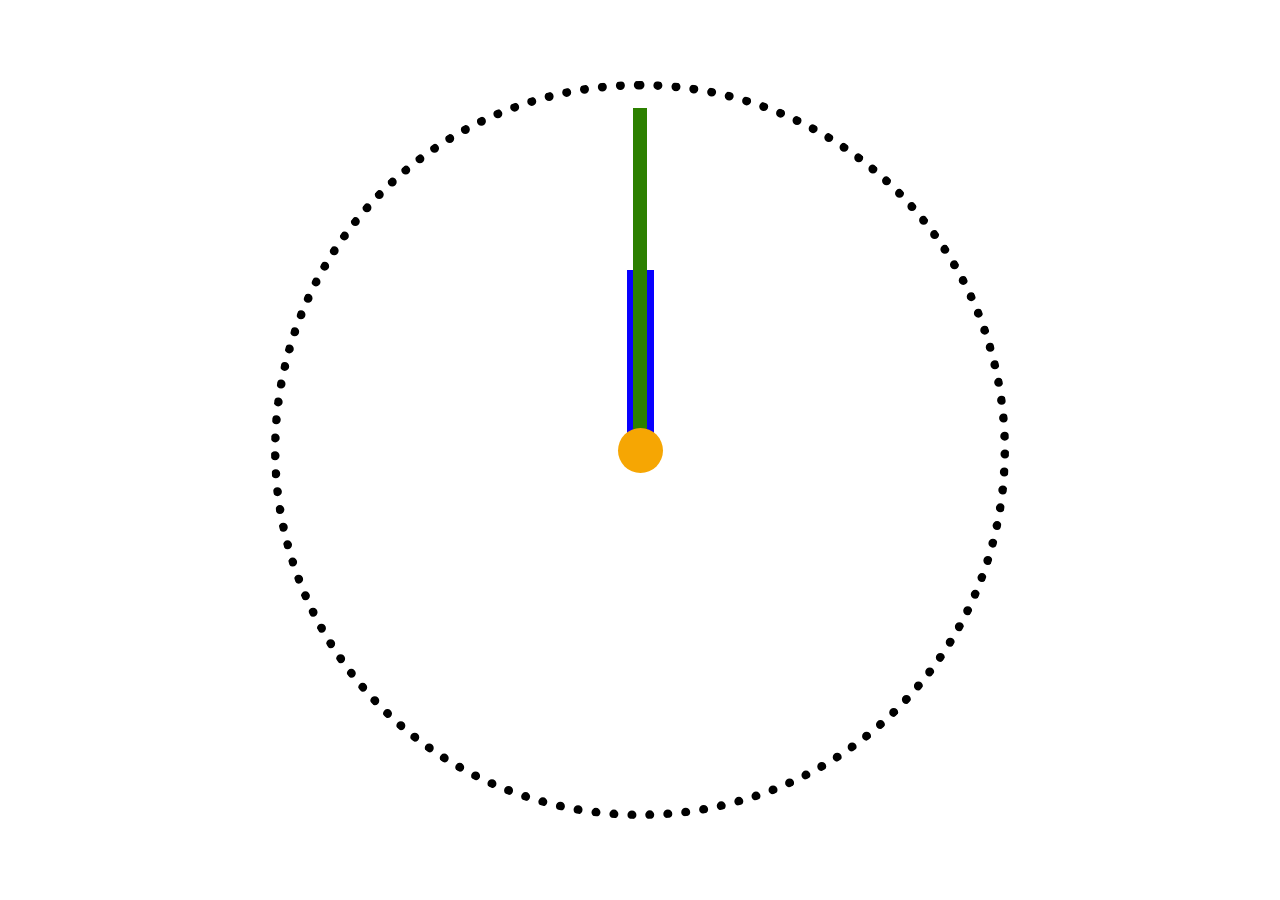
<file: index.html>
<!doctype html><html lang="en"><head><meta charset="utf-8"><meta name="viewport" content="width=device-width, user-scalable=no, initial-scale=1.0, maximum-scale=1.0, minimum-scale=1.0"><meta http-equiv="X-UA-Compatible" content="ie=edge"><title>Stop watch</title><link rel="stylesheet" href="index.53739578.css"></head><body class="page"> <main class="page__main"> <h1 class="page__title visually-hidden">Stop watch</h1> <div class="stopwatch stopwatch--speed-up"> <div class="stopwatch__center"></div> <div class="stopwatch__minutes"></div> <div class="stopwatch__seconds"></div> </div> </main> </body></html>
</file>
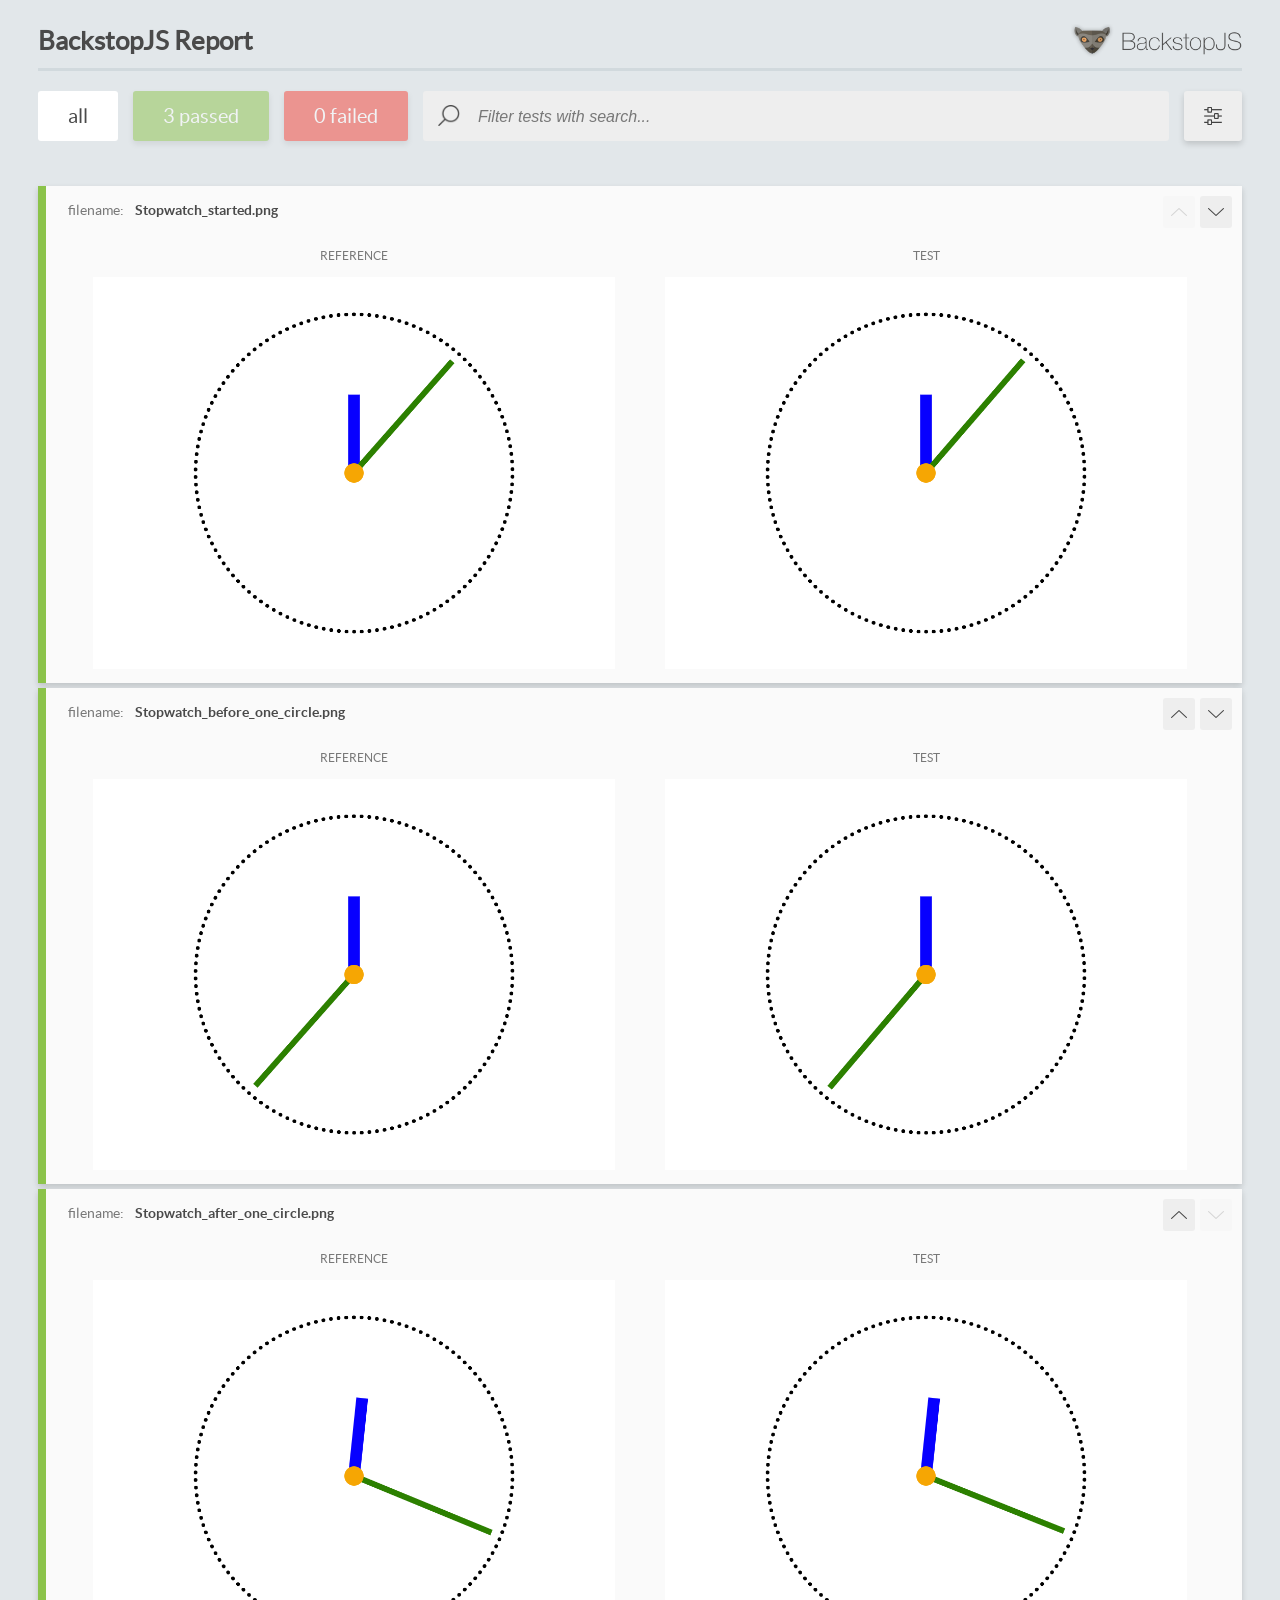
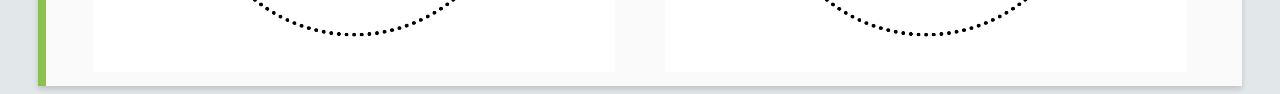
<file: report/html_report/index.html>
<!DOCTYPE html>
<html>
  <head>
    <meta charset="utf-8">
    <!-- Disable Cache -->
    <meta http-equiv="Cache-Control" content="no-cache, no-store, must-revalidate">
    <meta http-equiv="Pragma" content="no-cache">
    <meta http-equiv="Expires" content="0">

    <title>BackstopJS Report</title>

    <style>
      @font-face {
          font-family: 'latoregular';
          src: url('./assets/fonts/lato-regular-webfont.woff2') format('woff2'),
              url('./assets/fonts/lato-regular-webfont.woff') format('woff');
          font-weight: 400;
          font-style: normal;
      }
      @font-face {
          font-family: 'latobold';
          src: url('./assets/fonts/lato-bold-webfont.woff2') format('woff2'),
              url('./assets/fonts/lato-bold-webfont.woff') format('woff');
          font-weight: 700;
          font-style: normal;
      }

      .ReactModal__Body--open {
          overflow: hidden;
      }
      .ReactModal__Body--open .header {
        display: none;
      }

    </style>
  </head>
  <body style="background-color: #E2E7EA">
    <div id="root">

    </div>
    <script>
      function report (report) { // eslint-disable-line no-unused-vars
        window.tests = report;
      }
    </script>
    <script src="config.js"></script>
    <script src="index_bundle.js"></script>
  </body>
</html>
</file>
<file: index.53739578.css>
.visually-hidden{clip:rect(0,0,0,0)!important;white-space:nowrap!important;border:0!important;width:1px!important;height:1px!important;margin:-1px!important;padding:0!important;position:absolute!important;overflow:hidden!important}@keyframes rotate{0%{transform:rotate(0)}to{transform:rotate(360deg)}}.page{justify-content:center;align-items:center;min-height:100vh;margin:0;display:flex;position:relative}.stopwatch{border:1vmin dotted #000;border-radius:50%;width:80vmin;height:80vmin;position:relative}.stopwatch__center{z-index:1;background-color:#f6a603;border-radius:50%;width:5vmin;height:5vmin;margin-top:-2.5vmin;margin-left:-2.5vmin;position:absolute;top:50%;left:50%}.stopwatch__minutes{transform-origin:bottom;background-color:#0700ff;width:3vmin;height:20vmin;margin-left:-1.5vmin;animation-name:rotate;animation-duration:3600s;animation-timing-function:steps(60,end);animation-iteration-count:infinite;position:absolute;bottom:50%;left:50%}.stopwatch__seconds{transform-origin:bottom;background-color:#2c8000;width:1.5vmin;height:38vmin;margin-left:-.75vmin;animation-name:rotate;animation-duration:60s;animation-timing-function:linear;animation-iteration-count:infinite;position:absolute;bottom:50%;left:50%}.stopwatch--speed-up .stopwatch__seconds{animation-duration:10s}.stopwatch--speed-up .stopwatch__minutes{animation-duration:600s}
/*# sourceMappingURL=index.53739578.css.map */
</file>
